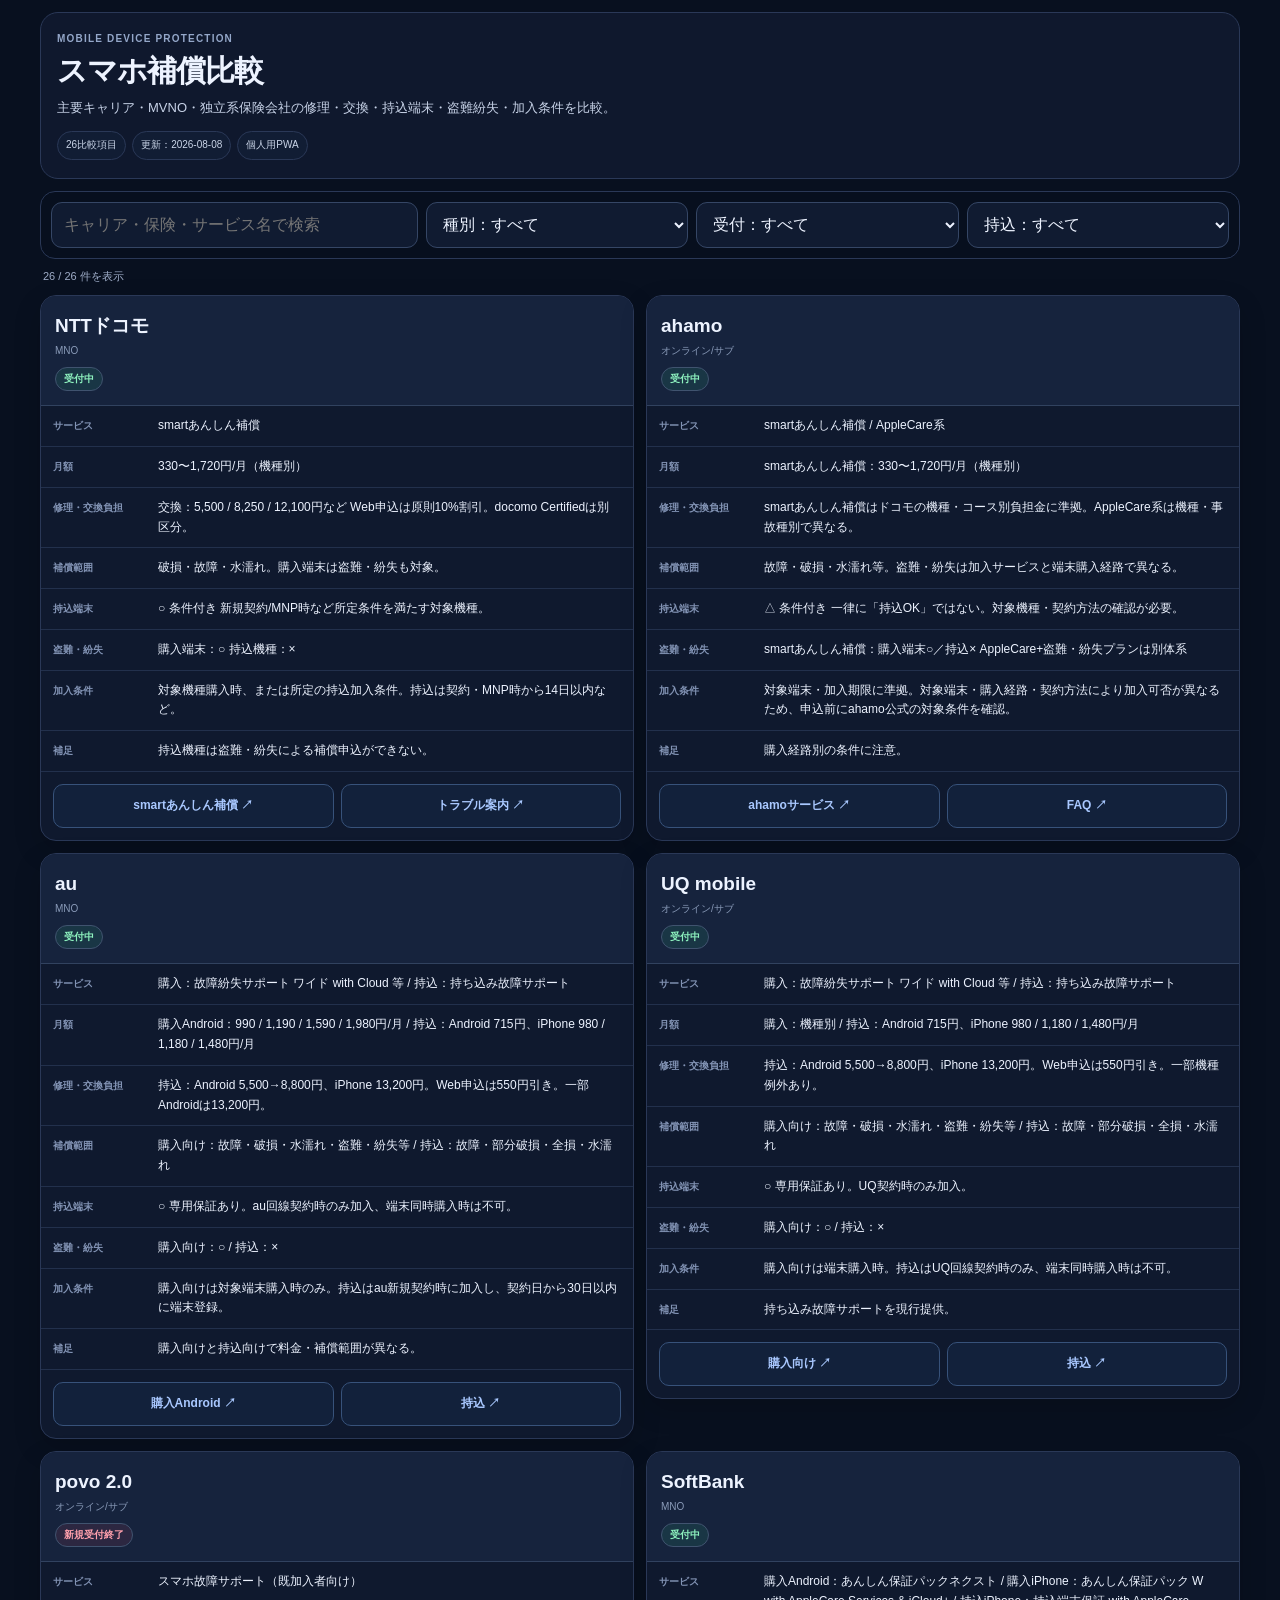
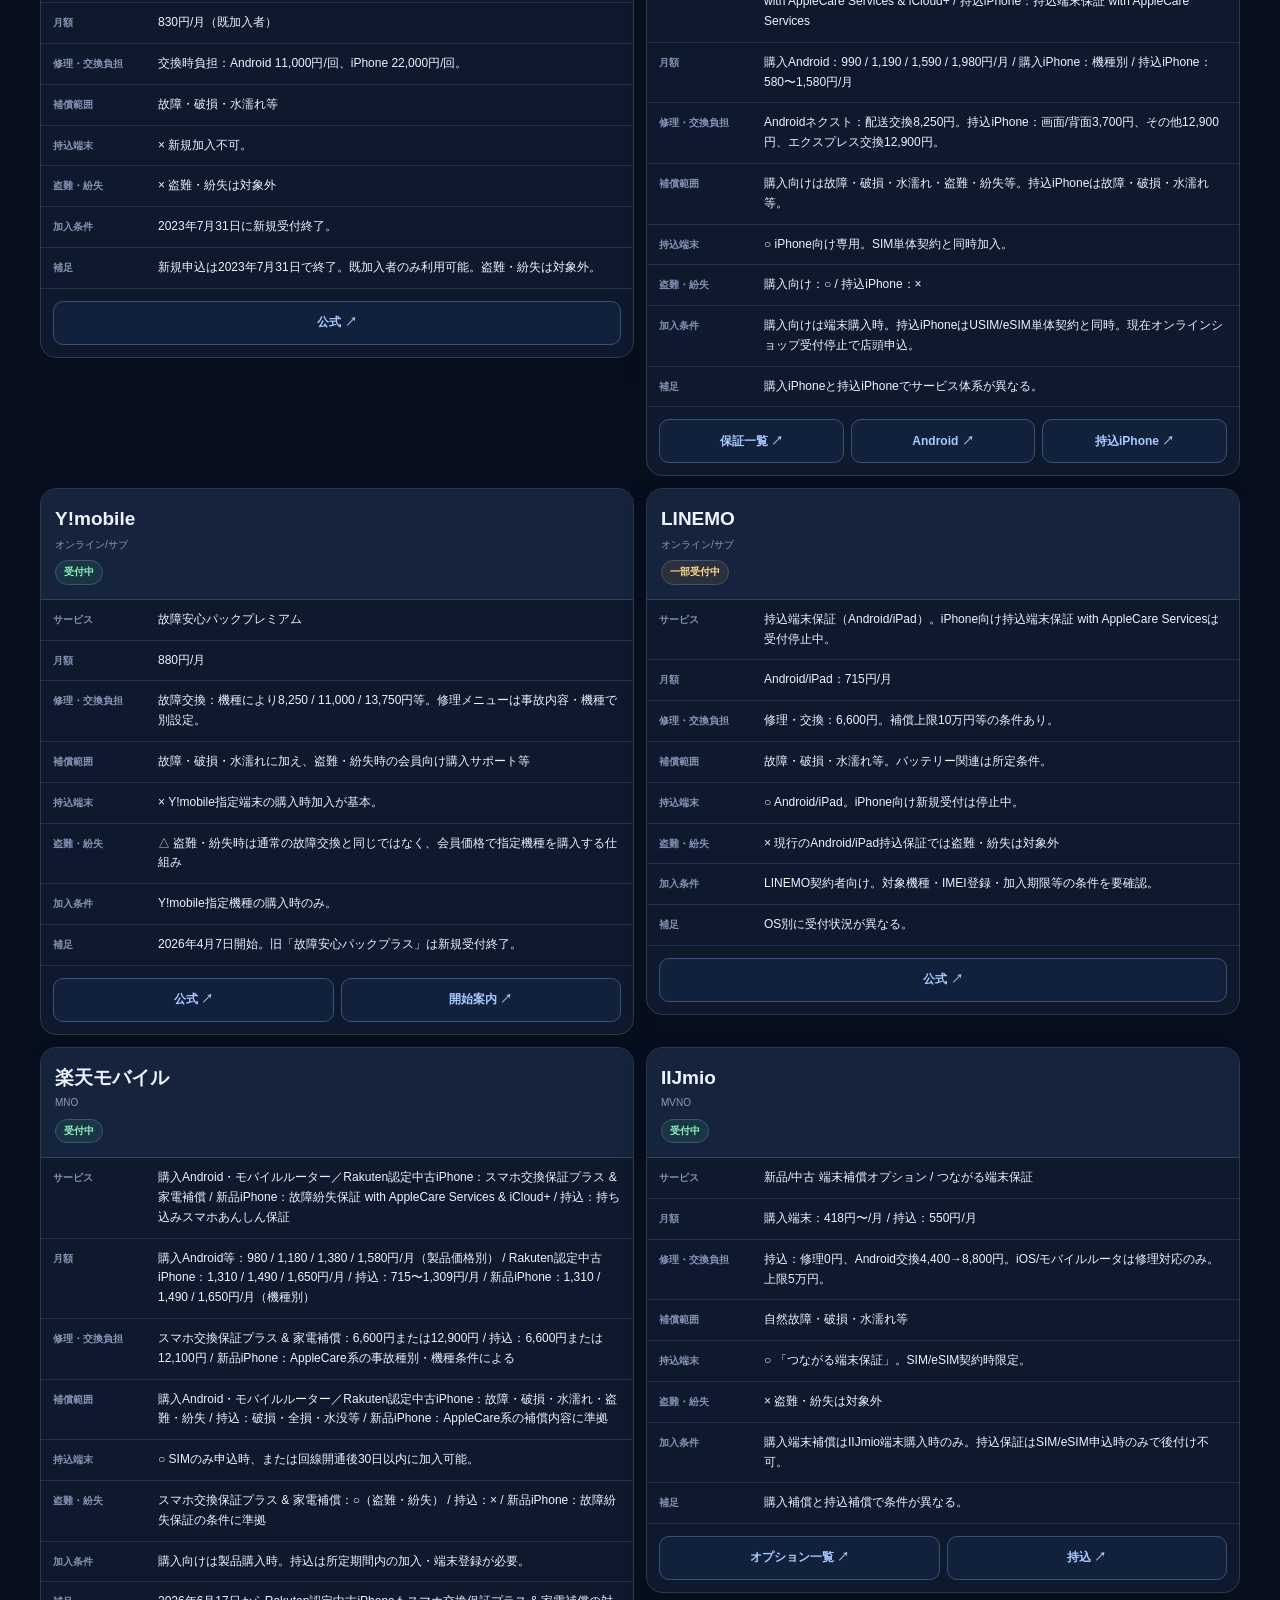
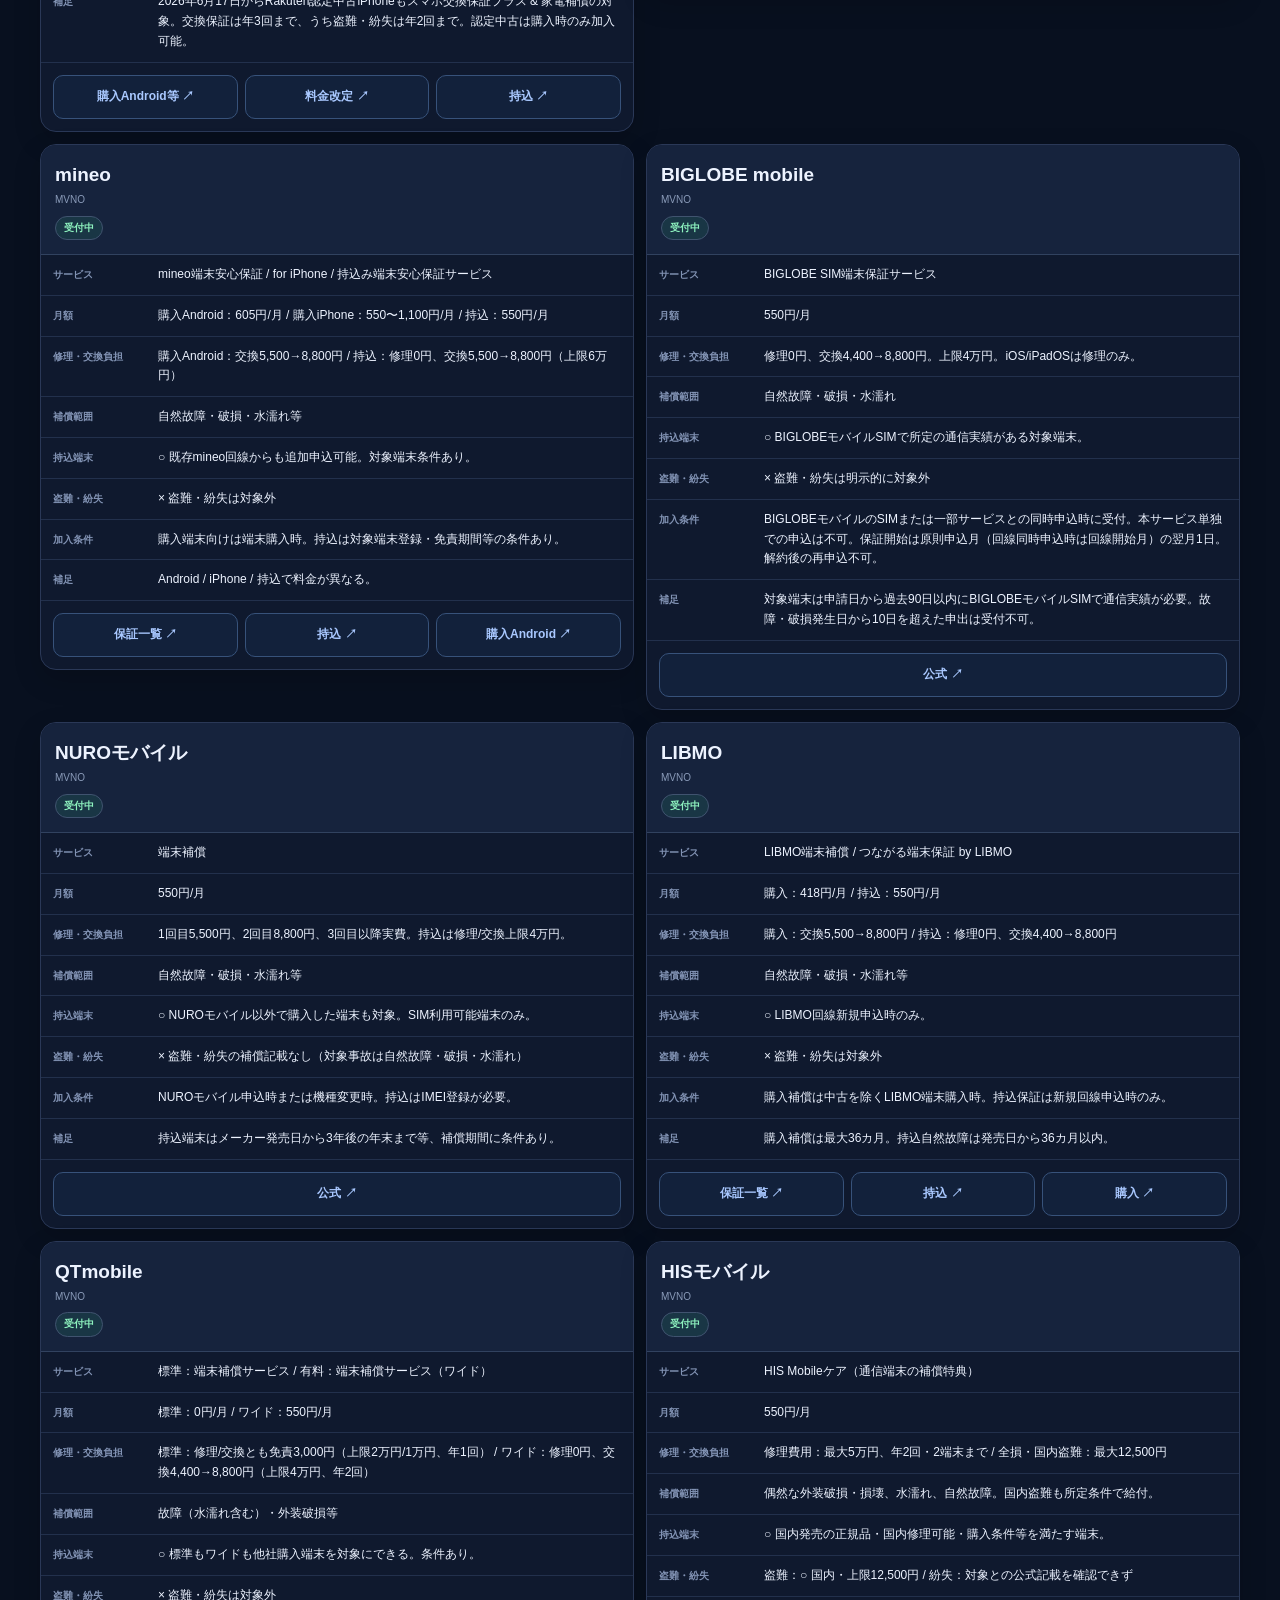
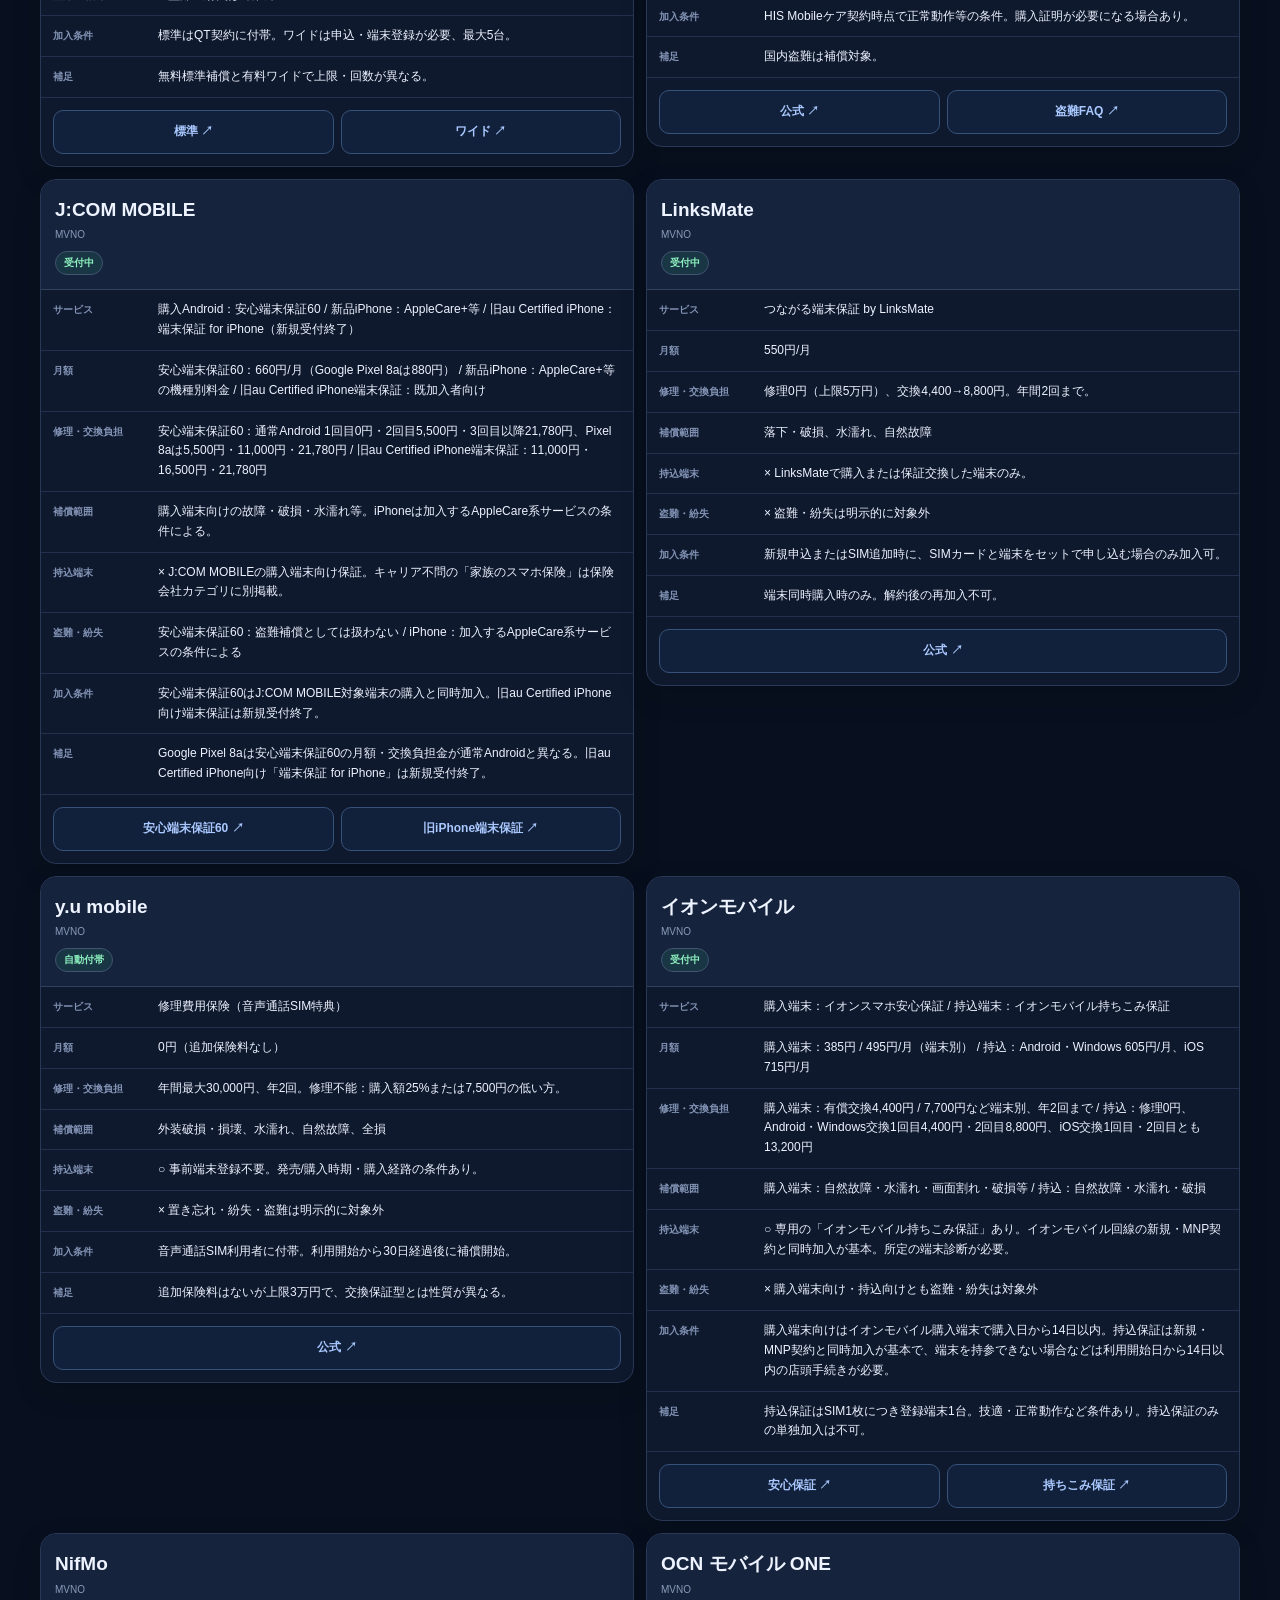
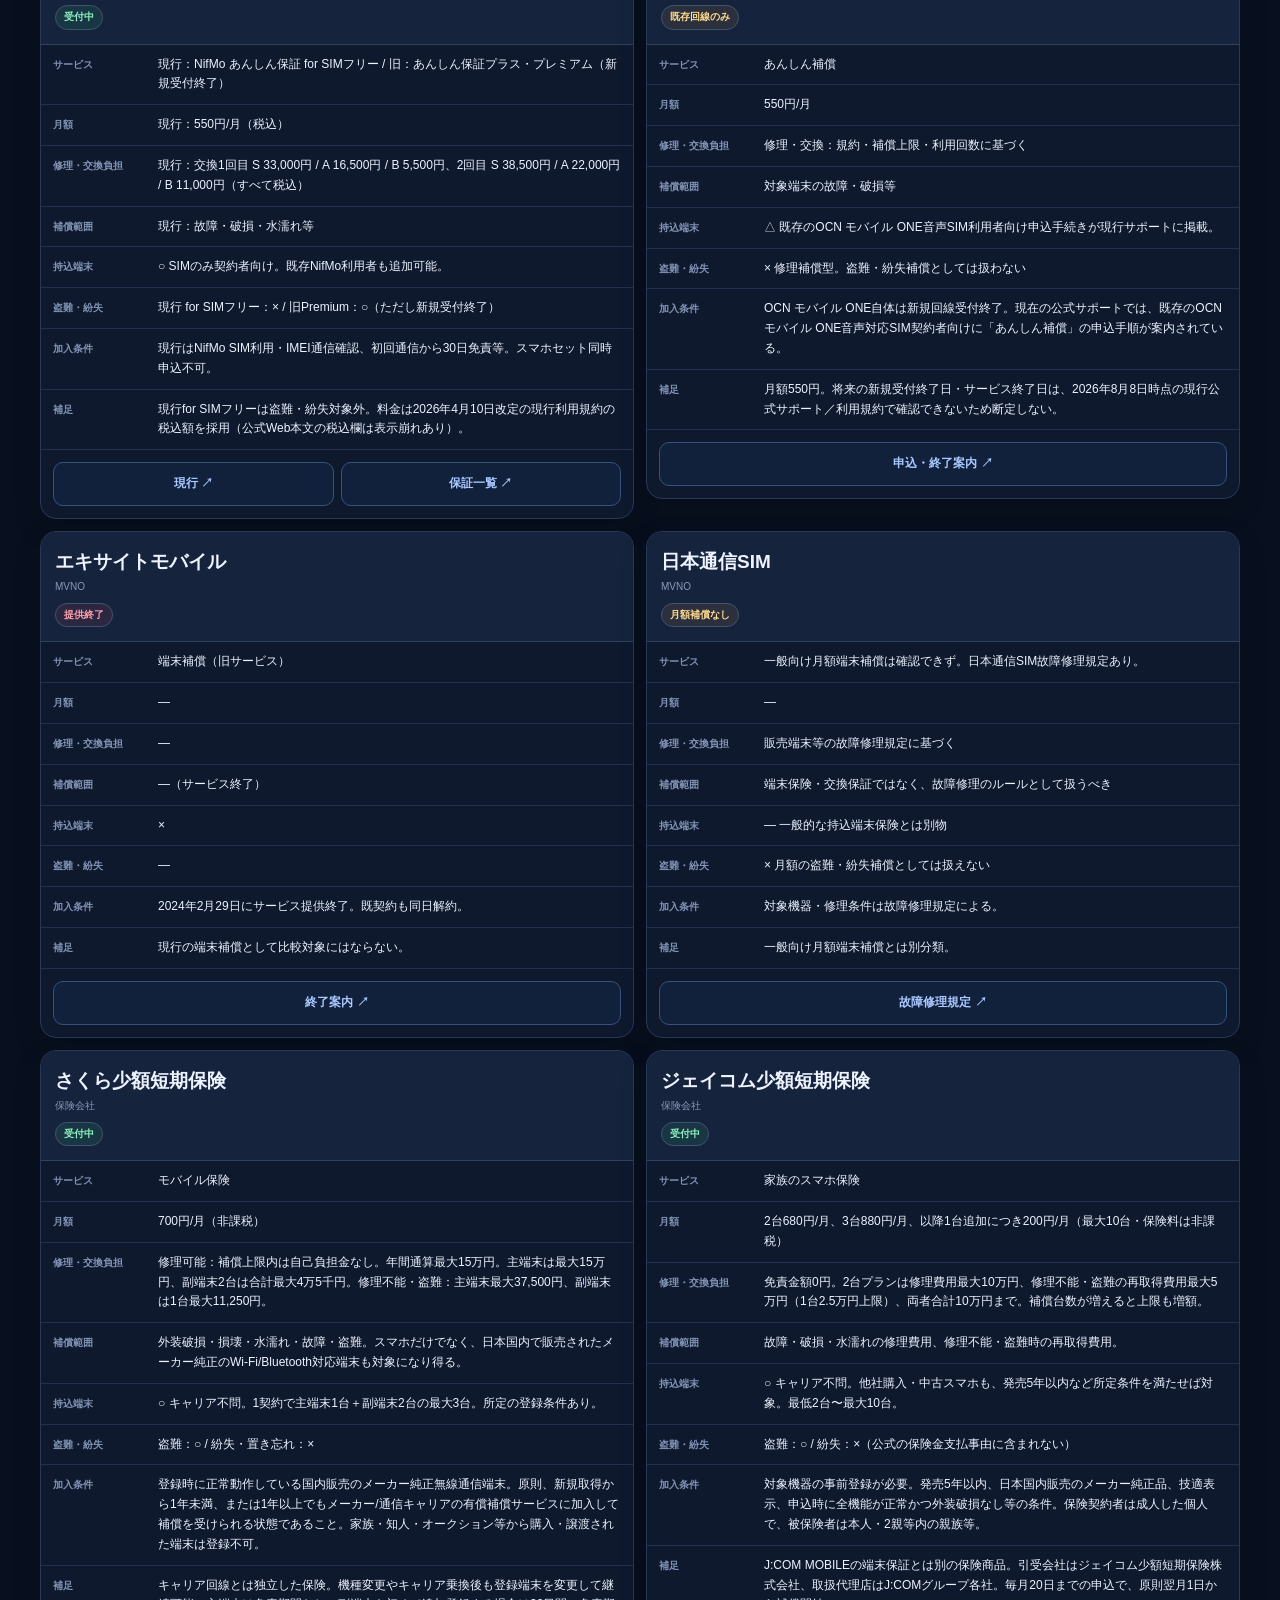
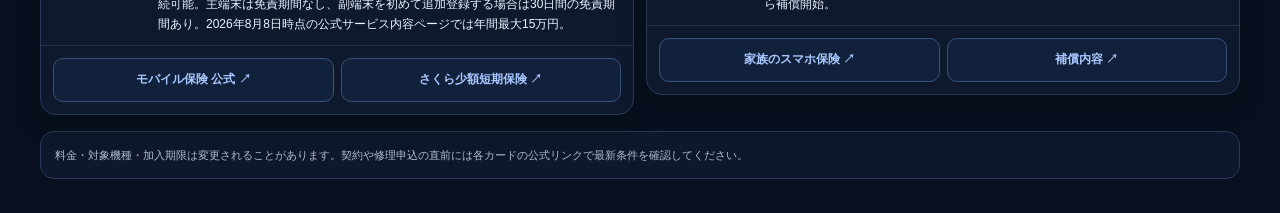
<file: index.html>
<!doctype html>
<html lang="ja">
<head>
<meta charset="utf-8">
<meta name="viewport" content="width=device-width,initial-scale=1,viewport-fit=cover">
<title>スマホ補償比較</title>
<meta name="description" content="主要キャリア・MVNO・独立系保険会社のスマホ修理・端末補償サービス比較">
<meta name="theme-color" content="#08101f">
<meta name="mobile-web-app-capable" content="yes">
<meta name="application-name" content="補償比較">
<meta name="apple-mobile-web-app-capable" content="yes">
<meta name="apple-mobile-web-app-status-bar-style" content="black-translucent">
<meta name="apple-mobile-web-app-title" content="補償比較">
<link rel="manifest" href="./manifest.webmanifest">
<link rel="icon" type="image/png" sizes="192x192" href="./icons/warranty-pwa-20260812-192.png">
<link rel="apple-touch-icon" href="./icons/warranty-pwa-20260812-192.png">
<style>
:root{--bg:#08101f;--panel:#101a2f;--panel2:#16233d;--line:#2a3857;--text:#edf3ff;--muted:#9eacc7;--accent:#86afff;--good:#58d6a1;--warn:#ffd072;--bad:#ff8b9a}*{box-sizing:border-box}html{-webkit-text-size-adjust:100%}body{margin:0;background:radial-gradient(900px 520px at 0 -10%,rgba(70,115,255,.2),transparent 60%),var(--bg);color:var(--text);font-family:-apple-system,BlinkMacSystemFont,"Segoe UI","Noto Sans JP",sans-serif;line-height:1.65;padding-left:env(safe-area-inset-left);padding-right:env(safe-area-inset-right)}a{color:#a9c8ff;text-decoration:none}.wrap{width:min(100% - 20px,760px);margin:auto;padding:12px 0 calc(34px + env(safe-area-inset-bottom))}.hero{padding:18px 16px;border:1px solid var(--line);border-radius:18px;background:rgba(16,26,47,.92)}.eyebrow{font-size:10px;letter-spacing:.12em;color:#94a7c9;font-weight:800}h1{font-size:30px;line-height:1.14;margin:6px 0 9px;letter-spacing:-.035em}.lead{margin:0;color:#c7d2e7;font-size:13px}.meta{display:flex;flex-wrap:wrap;gap:6px;margin-top:13px}.pill{font-size:10px;padding:5px 8px;border:1px solid var(--line);border-radius:999px;background:#111d34;color:#cad5e8}.controls{position:sticky;top:8px;z-index:5;display:grid;gap:8px;margin:12px 0 8px;padding:10px;border:1px solid var(--line);border-radius:15px;background:rgba(8,16,31,.95);backdrop-filter:blur(12px)}input,select{width:100%;min-height:46px;padding:10px 12px;border:1px solid #354665;border-radius:11px;background:#101b31;color:var(--text);font-size:16px;outline:none}.count{font-size:11px;color:var(--muted);margin:7px 3px 10px}.cards{display:grid;gap:12px}.card{overflow:hidden;border:1px solid var(--line);border-radius:16px;background:rgba(16,26,47,.95);box-shadow:0 10px 28px rgba(0,0,0,.16)}.cardHead{padding:14px;background:var(--panel2);border-bottom:1px solid #31425f}.brand{font-size:19px;font-weight:900}.type{font-size:10px;color:#899ab8;margin-top:2px}.status{display:inline-block;margin-top:7px;padding:3px 8px;border-radius:999px;font-size:10px;font-weight:850;border:1px solid #40536f}.ok{color:#8df1be;background:rgba(54,191,127,.12)}.warn{color:#ffda91;background:rgba(232,165,54,.1)}.closed{color:#ffa0ad;background:rgba(220,79,102,.11)}.row{display:grid;grid-template-columns:95px minmax(0,1fr);gap:10px;padding:10px 12px;border-bottom:1px solid #22304c;font-size:12px;overflow-wrap:anywhere}.label{color:#8293b4;font-size:10px;font-weight:850;padding-top:2px}.links{display:flex;flex-wrap:wrap;gap:7px;padding:12px}.links a{flex:1 1 130px;display:flex;align-items:center;justify-content:center;min-height:44px;padding:9px;border:1px solid #37527a;border-radius:10px;background:#12213b;font-size:12px;font-weight:800}.install{position:fixed;right:max(12px,env(safe-area-inset-right));bottom:max(14px,calc(env(safe-area-inset-bottom) + 10px));z-index:20;display:none;border:1px solid #4a6ea8;border-radius:999px;background:#18335c;color:#fff;padding:12px 16px;font-weight:850;box-shadow:0 10px 28px rgba(0,0,0,.35)}.note{margin-top:16px;padding:14px;border:1px solid var(--line);border-radius:14px;background:rgba(16,26,47,.8);font-size:11px;color:#aebbd0}.empty{padding:30px 12px;text-align:center;color:var(--muted)}@media(min-width:700px){.controls{grid-template-columns:1.4fr repeat(3,1fr)}.cards{grid-template-columns:1fr 1fr}.card{align-self:start}.wrap{width:min(96vw,1200px)}}
</style>
</head>
<body>
<div class="wrap">
<header class="hero"><div class="eyebrow">MOBILE DEVICE PROTECTION</div><h1>スマホ補償比較</h1><p class="lead">主要キャリア・MVNO・独立系保険会社の修理・交換・持込端末・盗難紛失・加入条件を比較。</p><div class="meta"><span class="pill">26比較項目</span><span class="pill">更新：2026-08-08</span><span class="pill">個人用PWA</span></div></header>
<div class="controls"><input id="q" type="search" placeholder="キャリア・保険・サービス名で検索"><select id="type"><option value="">種別：すべて</option><option>MNO</option><option>オンライン/サブ</option><option>MVNO</option><option>保険会社</option></select><select id="status"><option value="">受付：すべて</option><option>受付中</option><option>一部受付中</option><option>新規受付終了</option><option>自動付帯</option><option>既存回線のみ</option><option>提供終了</option><option>月額補償なし</option></select><select id="byod"><option value="">持込：すべて</option><option value="yes">対応あり</option><option value="conditional">条件付き</option><option value="no">非対応</option></select></div>
<div id="count" class="count"></div><main id="cards" class="cards"></main>
<div class="note">料金・対象機種・加入期限は変更されることがあります。契約や修理申込の直前には各カードの公式リンクで最新条件を確認してください。</div>
</div>
<button id="install" class="install" type="button">アプリをインストール</button>
<script src="./data.js"></script>
<script src="./extra-data.js"></script>
<script src="./live-fixes.js"></script>
<script>
const $=s=>document.querySelector(s),cards=$('#cards'),q=$('#q'),type=$('#type'),status=$('#status'),byod=$('#byod'),count=$('#count');
const esc=s=>String(s??'').replace(/[&<>"']/g,c=>({'&':'&amp;','<':'&lt;','>':'&gt;','"':'&quot;',"'":'&#39;'}[c]));
function badge(s){return s==='受付中'||s==='自動付帯'?'ok':s.includes('終了')||s==='提供終了'?'closed':'warn'}
function render(){const query=q.value.trim().toLowerCase();const rows=(window.WARRANTY_DATA||[]).filter(x=>(!query||Object.values(x).join(' ').toLowerCase().includes(query))&&(!type.value||x.type===type.value)&&(!status.value||x.status===status.value)&&(!byod.value||x.byod===byod.value));count.textContent=`${rows.length} / ${(window.WARRANTY_DATA||[]).length} 件を表示`;cards.innerHTML=rows.length?rows.map(x=>`<article class="card"><div class="cardHead"><div class="brand">${esc(x.brand.replace(/\s+(MNO|MVNO|オンライン\/サブ|保険会社)$/,''))}</div><div class="type">${esc(x.type)}</div><span class="status ${badge(x.status)}">${esc(x.reception)}</span></div>${[['サービス',x.service],['月額',x.monthly],['修理・交換負担',x.cost],['補償範囲',x.coverage],['持込端末',x.bring],['盗難・紛失',x.theft],['加入条件',x.join],['補足',x.note]].map(([a,b])=>`<div class="row"><div class="label">${a}</div><div>${esc(b)}</div></div>`).join('')}<div class="links">${x.links.map(l=>`<a href="${esc(l.href)}" target="_blank" rel="noopener">${esc(l.name)}</a>`).join('')}</div></article>`).join(''):'<div class="empty">条件に一致する項目がありません。</div>'}
[q,type,status,byod].forEach(el=>el.addEventListener(el===q?'input':'change',render));render();
if('serviceWorker'in navigator)window.addEventListener('load',()=>navigator.serviceWorker.register('./sw.js').catch(()=>{}));
let deferredPrompt;const install=$('#install');window.addEventListener('beforeinstallprompt',e=>{e.preventDefault();deferredPrompt=e;install.style.display='block'});install.addEventListener('click',async()=>{if(!deferredPrompt)return;deferredPrompt.prompt();await deferredPrompt.userChoice;deferredPrompt=null;install.style.display='none'});window.addEventListener('appinstalled',()=>install.style.display='none');
</script>
</body></html>
</file>
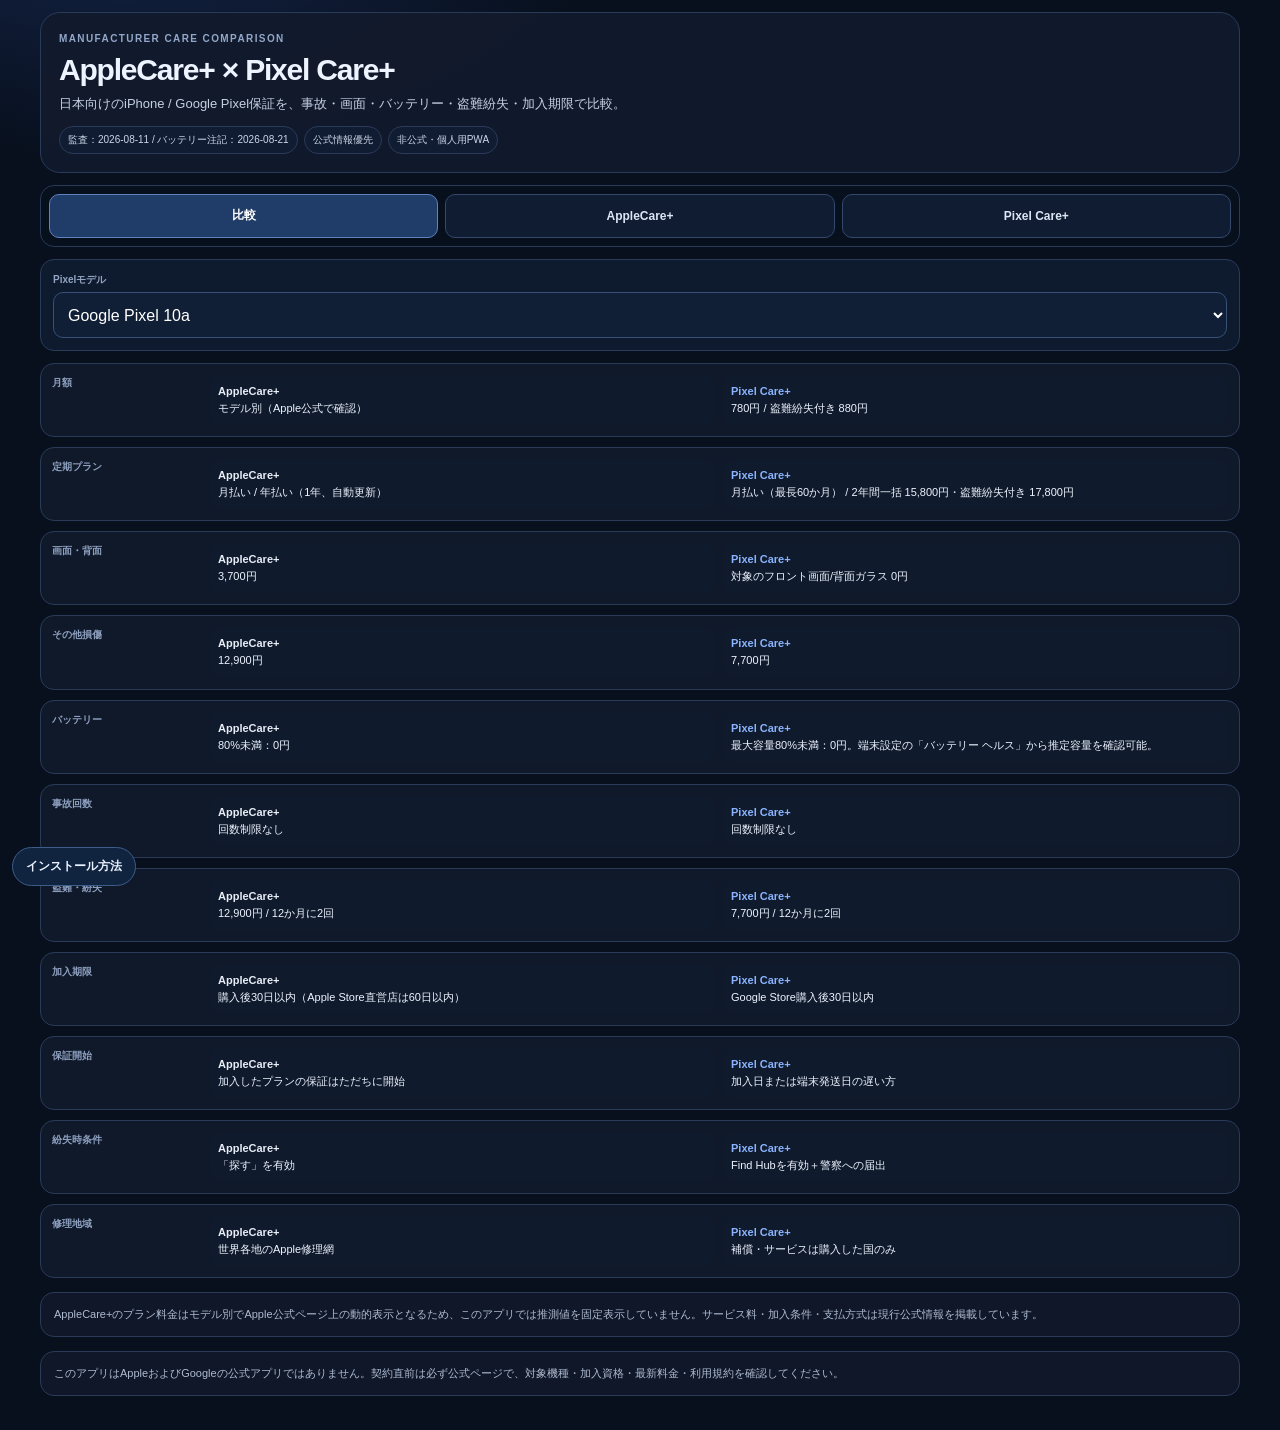
<file: applecare-pixelcare/index.html>
<!doctype html>
<html lang="ja">
<head>
<meta charset="utf-8">
<meta name="viewport" content="width=device-width,initial-scale=1,viewport-fit=cover">
<title>AppleCare+ × Pixel Care+</title>
<meta name="description" content="日本向けAppleCare+とPixel Care+の補償内容・自己負担・加入条件を比較する個人用PWA">
<meta name="theme-color" content="#0b1020">
<meta name="apple-mobile-web-app-capable" content="yes">
<meta name="apple-mobile-web-app-status-bar-style" content="black-translucent">
<meta name="apple-mobile-web-app-title" content="Care比較">
<link rel="manifest" href="./manifest.webmanifest">
<link rel="apple-touch-icon" href="./icons/icon-180.png">
<style>
:root{--bg:#08101e;--panel:#111a2c;--panel2:#17243a;--line:#2a3a59;--text:#eef4ff;--muted:#9caac4;--accent:#8bb4ff;--good:#62d8a5;--warn:#ffd06f;--apple:#e8edf7;--pixel:#8bb4ff}*{box-sizing:border-box}html{-webkit-text-size-adjust:100%;scroll-behavior:smooth}body{margin:0;background:radial-gradient(850px 500px at 10% -10%,rgba(76,125,255,.22),transparent 60%),var(--bg);color:var(--text);font-family:-apple-system,BlinkMacSystemFont,"Segoe UI","Noto Sans JP",sans-serif;line-height:1.55;padding-left:env(safe-area-inset-left);padding-right:env(safe-area-inset-right)}a{color:#b5d0ff;text-decoration:none}.wrap{width:min(100% - 20px,1080px);margin:auto;padding:12px 0 calc(34px + env(safe-area-inset-bottom))}.hero{border:1px solid var(--line);background:rgba(17,26,44,.94);border-radius:20px;padding:18px}.eyebrow{font-size:10px;letter-spacing:.14em;color:#93a7c9;font-weight:900}.hero h1{margin:6px 0 7px;font-size:30px;line-height:1.15;letter-spacing:-.04em}.hero p{margin:0;color:#c6d1e4;font-size:13px}.meta{display:flex;gap:6px;flex-wrap:wrap;margin-top:12px}.pill{font-size:10px;padding:5px 8px;border:1px solid var(--line);border-radius:999px;background:#101c31;color:#cbd6e8}.tabs{position:sticky;top:8px;z-index:10;display:grid;grid-template-columns:repeat(3,1fr);gap:7px;margin:12px 0;background:rgba(8,16,30,.94);backdrop-filter:blur(10px);padding:8px;border:1px solid var(--line);border-radius:14px}.tab{min-height:44px;border:1px solid #35486b;background:#0f1c31;color:#dce6f7;border-radius:10px;font-weight:800;font-size:12px}.tab.active{background:#203c68;border-color:#5e83bd;color:#fff}.section{display:none}.section.active{display:block}.grid{display:grid;gap:12px}.card{border:1px solid var(--line);border-radius:17px;background:rgba(17,26,44,.95);overflow:hidden}.cardHead{padding:14px 15px;background:var(--panel2);border-bottom:1px solid #30415f}.brand{font-size:20px;font-weight:950}.sub{font-size:10px;color:#93a4c1;margin-top:2px}.row{display:grid;grid-template-columns:112px minmax(0,1fr);gap:11px;padding:10px 12px;border-bottom:1px solid #22304a;font-size:12px}.label{font-size:10px;font-weight:900;color:#8495b5;padding-top:2px}.good{color:#8aeabb;font-weight:800}.warn{color:#ffd98e;font-weight:800}.compare{display:grid;gap:10px}.compareRow{display:grid;grid-template-columns:120px 1fr 1fr;gap:8px;padding:11px;border:1px solid var(--line);border-radius:14px;background:rgba(17,26,44,.9);font-size:11px}.compareRow strong{font-size:10px;color:#8ea0bf}.appleCell,.pixelCell{padding:8px;border-radius:10px;background:#0f1a2c}.appleCell b{color:var(--apple)}.pixelCell b{color:var(--pixel)}.selector{margin:0 0 12px;padding:12px;border:1px solid var(--line);border-radius:14px;background:#0e1a2e}.selector label{display:block;font-size:10px;color:#93a4c1;font-weight:900;margin-bottom:5px}.selector select{width:100%;min-height:46px;padding:10px;border:1px solid #385077;border-radius:10px;background:#111f36;color:#fff;font-size:16px}.links{display:grid;grid-template-columns:1fr 1fr;gap:8px;padding:12px}.links a{display:flex;align-items:center;justify-content:center;min-height:44px;padding:9px;border:1px solid #37547e;border-radius:10px;background:#12223c;font-size:12px;font-weight:850}.note{margin-top:14px;padding:13px;border:1px solid var(--line);border-radius:14px;background:rgba(17,26,44,.8);font-size:11px;color:#aebbd1}.install{position:fixed;right:max(12px,env(safe-area-inset-right));bottom:max(14px,calc(env(safe-area-inset-bottom) + 10px));z-index:20;display:none;border:1px solid #4d70a6;border-radius:999px;background:#18345d;color:#fff;padding:12px 16px;font-weight:850;box-shadow:0 10px 28px rgba(0,0,0,.35)}@media(min-width:800px){.grid.two{grid-template-columns:1fr 1fr}.compareRow{grid-template-columns:150px 1fr 1fr}.wrap{width:min(96vw,1200px)}}

.installHelp{position:fixed;inset:0;z-index:40;display:none;align-items:flex-end;justify-content:center;background:rgba(0,0,0,.62);padding:16px}
.installHelp.open{display:flex}
.installSheet{width:min(100%,560px);border:1px solid var(--line);border-radius:18px;background:#111a2c;padding:18px;box-shadow:0 24px 80px rgba(0,0,0,.5)}
.installSheet h2{margin:0 0 8px;font-size:20px}
.installSheet p{margin:7px 0;color:#c7d2e5;font-size:13px}
.installSheet ol{margin:10px 0 16px;padding-left:22px;color:#dbe6f8;font-size:13px}
.installSheet button{width:100%;min-height:44px;border:1px solid #45648f;border-radius:10px;background:#18345d;color:#fff;font-weight:850}
.installAlways{position:fixed;left:max(12px,env(safe-area-inset-left));bottom:max(14px,calc(env(safe-area-inset-bottom) + 10px));z-index:19;border:1px solid #3d5d8b;border-radius:999px;background:#10233f;color:#eaf2ff;padding:10px 13px;font-weight:800;font-size:12px}
@media(display-mode:standalone){.installAlways,.install{display:none!important}}

</style>
</head>
<body>
<div class="wrap">
<header class="hero"><div class="eyebrow">MANUFACTURER CARE COMPARISON</div><h1>AppleCare+ × Pixel Care+</h1><p>日本向けのiPhone / Google Pixel保証を、事故・画面・バッテリー・盗難紛失・加入期限で比較。</p><div class="meta"><span class="pill">監査：2026-08-11 / バッテリー注記：2026-08-21</span><span class="pill">公式情報優先</span><span class="pill">非公式・個人用PWA</span></div></header>
<nav class="tabs"><button class="tab active" data-tab="compare">比較</button><button class="tab" data-tab="apple">AppleCare+</button><button class="tab" data-tab="pixel">Pixel Care+</button></nav>

<section id="compare" class="section active">
<div class="selector"><label for="pixelModel">Pixelモデル</label><select id="pixelModel"></select></div>
<div id="compareRows" class="compare"></div>
<div class="note">AppleCare+のプラン料金はモデル別でApple公式ページ上の動的表示となるため、このアプリでは推測値を固定表示していません。サービス料・加入条件・支払方式は現行公式情報を掲載しています。</div>
</section>

<section id="apple" class="section">
<div class="grid two">
<article class="card"><div class="cardHead"><div class="brand">AppleCare+</div><div class="sub">iPhone / 日本</div></div>
<div class="row"><div class="label">事故補償</div><div><span class="good">回数制限なし</span>。落下・水濡れなどの過失や事故による損傷。</div></div>
<div class="row"><div class="label">画面/背面</div><div>3,700円（税込）/回</div></div>
<div class="row"><div class="label">その他損傷</div><div>12,900円（税込）/回</div></div>
<div class="row"><div class="label">バッテリー</div><div>最大容量が本来の80%未満なら追加料金なし。</div></div>
<div class="row"><div class="label">加入期限</div><div>購入時または購入後30日以内。Apple Store直営店では購入後60日以内に追加可能。</div></div>
<div class="row"><div class="label">修理網</div><div>Apple Store / Apple正規サービスプロバイダ。世界各地で修理サービスを利用可能。</div></div>
</article>
<article class="card"><div class="cardHead"><div class="brand">AppleCare+ 盗難・紛失</div><div class="sub">iPhone / 日本</div></div>
<div class="row"><div class="label">盗難・紛失</div><div><span class="good">1年間に2回まで</span></div></div>
<div class="row"><div class="label">交換負担</div><div>12,900円（税込）/回</div></div>
<div class="row"><div class="label">必要条件</div><div>事故発生時と請求手続き中に「探す」が有効であること。</div></div>
<div class="row"><div class="label">事故補償</div><div>通常のAppleCare+と同様、偶発的損傷は回数制限なし。</div></div>
<div class="row"><div class="label">支払方式</div><div>日本では月払いまたは1年間（年払い）のサブスクリプション。解約しない限り自動更新。料金はiPhoneモデル別。</div></div>
<div class="row"><div class="label">対象</div><div>この比較ではiPhoneを対象。正確な加入可否とプラン料金はAppleの保証確認画面で端末ごとに確認。</div></div>
</article></div>
<div class="links"><a href="https://www.apple.com/jp/applecare/" target="_blank" rel="noopener">AppleCare+ 公式 ↗</a><a href="https://support.apple.com/ja-jp/104941" target="_blank" rel="noopener">加入方法 ↗</a></div>
</section>

<section id="pixel" class="section">
<div class="selector"><label for="pixelDetailModel">Pixelモデル</label><select id="pixelDetailModel"></select></div>
<div id="pixelCard"></div><div class="note">Pixelのスマートフォンは、2026-08-11時点でGoogle公式の日本向け対象一覧に掲載されている15機種を収録。Pixel 9 Pro Foldは公式に「修理は利用不可」とされているため、他のFoldと分けて表示しています。バッテリー最大容量％を設定から確認できるのはPixel 8a以降です。Pixel 8 / 8 Pro / 7a / Pixel Foldでは設定画面に最大容量％は表示されません。</div>
<div class="links"><a href="https://support.google.com/store/answer/16496166?hl=ja" target="_blank" rel="noopener">Pixel Care+ 公式 ↗</a><a href="https://support.google.com/store/answer/16504616?hl=ja" target="_blank" rel="noopener">請求方法 ↗</a></div>
</section>

<div class="note">このアプリはAppleおよびGoogleの公式アプリではありません。契約直前は必ず公式ページで、対象機種・加入資格・最新料金・利用規約を確認してください。</div>
</div>
<button id="install" class="install" type="button">アプリをインストール</button>

<button id="installHelpBtn" class="installAlways" type="button">インストール方法</button>
<div id="installHelp" class="installHelp" aria-hidden="true">
  <div class="installSheet" role="dialog" aria-modal="true" aria-labelledby="installTitle">
    <h2 id="installTitle">アプリとしてインストール</h2>
    <div id="installGuide"></div>
    <button id="closeInstallHelp" type="button">閉じる</button>
  </div>
</div>

<script>
const PIXEL_MODELS=[
{"name":"Google Pixel 10a","monthly":"780円","monthly_tl":"880円","two":"15,800円","two_tl":"17,800円","damage":"7,700円","theft":"7,700円","display":"free"},
{"name":"Google Pixel 10","monthly":"1,180円","monthly_tl":"1,280円","two":"23,800円","two_tl":"25,800円","damage":"9,900円","theft":"9,900円","display":"free"},
{"name":"Google Pixel 10 Pro","monthly":"1,580円","monthly_tl":"1,780円","two":"31,800円","two_tl":"35,800円","damage":"11,550円","theft":"11,550円","display":"free"},
{"name":"Google Pixel 10 Pro XL","monthly":"1,580円","monthly_tl":"1,780円","two":"31,800円","two_tl":"35,800円","damage":"11,550円","theft":"11,550円","display":"free"},
{"name":"Google Pixel 10 Pro Fold","monthly":"2,080円","monthly_tl":"2,280円","two":"41,800円","two_tl":"45,800円","damage":"18,700円","theft":"18,700円","display":"fold"},
{"name":"Google Pixel 9a","monthly":"780円","monthly_tl":"880円","two":"15,800円","two_tl":"17,800円","damage":"7,700円","theft":"7,700円","display":"free"},
{"name":"Google Pixel 9","monthly":"1,180円","monthly_tl":"1,280円","two":"23,800円","two_tl":"25,800円","damage":"9,900円","theft":"9,900円","display":"free"},
{"name":"Google Pixel 9 Pro","monthly":"1,580円","monthly_tl":"1,780円","two":"31,800円","two_tl":"35,800円","damage":"11,550円","theft":"11,550円","display":"free"},
{"name":"Google Pixel 9 Pro XL","monthly":"1,580円","monthly_tl":"1,780円","two":"31,800円","two_tl":"35,800円","damage":"11,550円","theft":"11,550円","display":"free"},
{"name":"Google Pixel 9 Pro Fold","monthly":"2,080円","monthly_tl":"2,280円","two":"41,800円","two_tl":"45,800円","damage":"18,700円","theft":"18,700円","display":"no_repair"},
{"name":"Google Pixel Fold","monthly":"2,080円","monthly_tl":"2,280円","two":"41,800円","two_tl":"45,800円","damage":"18,700円","theft":"18,700円","display":"fold"},
{"name":"Google Pixel 8a","monthly":"580円","monthly_tl":"680円","two":"11,800円","two_tl":"13,800円","damage":"7,700円","theft":"7,700円","display":"free"},
{"name":"Google Pixel 8","monthly":"1,080円","monthly_tl":"1,180円","two":"21,800円","two_tl":"23,800円","damage":"9,900円","theft":"9,900円","display":"free"},
{"name":"Google Pixel 8 Pro","monthly":"1,480円","monthly_tl":"1,680円","two":"29,800円","two_tl":"33,800円","damage":"11,550円","theft":"11,550円","display":"free"},
{"name":"Google Pixel 7a","monthly":"580円","monthly_tl":"680円","two":"11,800円","two_tl":"13,800円","damage":"7,700円","theft":"7,700円","display":"free"}
];
const $=s=>document.querySelector(s);
const tabs=[...document.querySelectorAll('.tab')];
tabs.forEach(b=>b.addEventListener('click',()=>{tabs.forEach(x=>x.classList.toggle('active',x===b));document.querySelectorAll('.section').forEach(s=>s.classList.toggle('active',s.id===b.dataset.tab));}));
function options(sel){sel.innerHTML=PIXEL_MODELS.map((m,i)=>`<option value="${i}">${m.name}</option>`).join('')}
const psel=$('#pixelModel'),dsel=$('#pixelDetailModel');options(psel);options(dsel);
function cr(label,a,p){return `<div class="compareRow"><strong>${label}</strong><div class="appleCell"><b>AppleCare+</b><br>${a}</div><div class="pixelCell"><b>Pixel Care+</b><br>${p}</div></div>`}
function pixelScreenText(m){
  if(m.display==='no_repair') return '修理不可（交換等の請求対応）。画面0円修理の対象外';
  if(m.display==='fold') return '外側フロント画面/背面ガラス 0円。内側画面は18,700円';
  return '対象のフロント画面/背面ガラス 0円';
}
function pixelBatteryText(m){
  const capacityVisible = !['Google Pixel Fold','Google Pixel 8','Google Pixel 8 Pro','Google Pixel 7a'].includes(m.name);
  if(capacityVisible) return '最大容量80%未満：0円。端末設定の「バッテリー ヘルス」から推定容量を確認可能。';
  return '最大容量80%未満：0円。ただしこの機種は設定画面でバッテリー最大容量％を確認できません。';
}
function renderCompare(){const m=PIXEL_MODELS[+psel.value||0];$('#compareRows').innerHTML=[
cr('月額','モデル別（Apple公式で確認）',`${m.monthly} / 盗難紛失付き ${m.monthly_tl}`),
cr('定期プラン','月払い / 年払い（1年、自動更新）',`月払い（最長60か月） / 2年間一括 ${m.two}・盗難紛失付き ${m.two_tl}`),
cr('画面・背面','3,700円',pixelScreenText(m)),
cr('その他損傷','12,900円',m.damage),
cr('バッテリー','80%未満：0円',pixelBatteryText(m)),
cr('事故回数','回数制限なし','回数制限なし'),
cr('盗難・紛失','12,900円 / 12か月に2回',`${m.theft} / 12か月に2回`),
cr('加入期限','購入後30日以内（Apple Store直営店は60日以内）','Google Store購入後30日以内'),
cr('保証開始','加入したプランの保証はただちに開始','加入日または端末発送日の遅い方'),
cr('紛失時条件','「探す」を有効','Find Hubを有効＋警察への届出'),
cr('修理地域','世界各地のApple修理網','補償・サービスは購入した国のみ')].join('')}
function renderPixel(){const m=PIXEL_MODELS[+dsel.value||0];const screen=pixelScreenText(m);$('#pixelCard').innerHTML=`<article class="card"><div class="cardHead"><div class="brand">${m.name}</div><div class="sub">Pixel Care+ / 日本</div></div><div class="row"><div class="label">月払い</div><div>Pixel Care+：${m.monthly} / 紛失・盗難付き：${m.monthly_tl}（最長60か月）</div></div><div class="row"><div class="label">2年一括</div><div>Pixel Care+：${m.two} / 紛失・盗難付き：${m.two_tl}</div></div><div class="row"><div class="label">画面/背面</div><div>${screen}</div></div><div class="row"><div class="label">バッテリー</div><div>${pixelBatteryText(m)}</div></div><div class="row"><div class="label">その他損傷</div><div>${m.damage} / 回</div></div><div class="row"><div class="label">盗難・紛失</div><div>${m.theft} / 回。12か月に2回まで。</div></div><div class="row"><div class="label">事故補償</div><div>落下・ひび割れ・水没などの偶発的損傷は回数無制限。</div></div><div class="row"><div class="label">保証後故障</div><div>メーカー保証期間終了後の故障：サービス手数料0円、回数無制限。</div></div><div class="row"><div class="label">加入期限</div><div>Google Store購入時、または購入後30日以内。</div></div><div class="row"><div class="label">保証開始</div><div>加入日または端末発送日のどちらか遅い方。</div></div><div class="row"><div class="label">注意</div><div>購入後に通常プラン⇄紛失・盗難付きへアップグレード/切替は不可。プランは端末に紐付き譲渡不可。</div></div></article>`}
psel.addEventListener('change',renderCompare);dsel.addEventListener('change',renderPixel);renderCompare();renderPixel();
if('serviceWorker' in navigator){
  window.addEventListener('load',()=>navigator.serviceWorker.register('./sw.js').catch(()=>{}));
}

let deferredPrompt;
const install=$('#install');
const helpBtn=$('#installHelpBtn');
const help=$('#installHelp');
const guide=$('#installGuide');
const closeHelp=$('#closeInstallHelp');
const isIOS=/iPad|iPhone|iPod/.test(navigator.userAgent) ||
  (navigator.platform==='MacIntel' && navigator.maxTouchPoints>1);
const isStandalone=window.matchMedia('(display-mode: standalone)').matches || navigator.standalone===true;

function showInstallHelp(){
  if(isIOS){
    guide.innerHTML='<p>iPhone / iPad はSafariで開いて追加します。</p><ol><li>Safari下部または上部の「共有」ボタンをタップ</li><li>「ホーム画面に追加」を選択</li><li>右上の「追加」をタップ</li></ol>';
  }else if(deferredPrompt){
    guide.innerHTML='<p>この端末では直接インストールできます。</p><ol><li>右下の「アプリをインストール」をタップ</li><li>確認画面で「インストール」を選択</li></ol>';
  }else{
    guide.innerHTML='<p>Chrome / Edge などの対応ブラウザで開いてください。</p><ol><li>ブラウザのメニューを開く</li><li>「アプリをインストール」または「ホーム画面に追加」を選択</li></ol><p>※PWAのインストールにはHTTPSでの公開が必要です。</p>';
  }
  help.classList.add('open');
  help.setAttribute('aria-hidden','false');
}
helpBtn.addEventListener('click',showInstallHelp);
closeHelp.addEventListener('click',()=>{help.classList.remove('open');help.setAttribute('aria-hidden','true')});
help.addEventListener('click',e=>{if(e.target===help)closeHelp.click()});

window.addEventListener('beforeinstallprompt',e=>{
  e.preventDefault();
  deferredPrompt=e;
  if(!isStandalone) install.style.display='block';
});

install.addEventListener('click',async()=>{
  if(!deferredPrompt){ showInstallHelp(); return; }
  deferredPrompt.prompt();
  await deferredPrompt.userChoice;
  deferredPrompt=null;
  install.style.display='none';
});

window.addEventListener('appinstalled',()=>{
  install.style.display='none';
  helpBtn.style.display='none';
});

if(isStandalone){
  install.style.display='none';
  helpBtn.style.display='none';
}
</script>
</body></html>
</file>
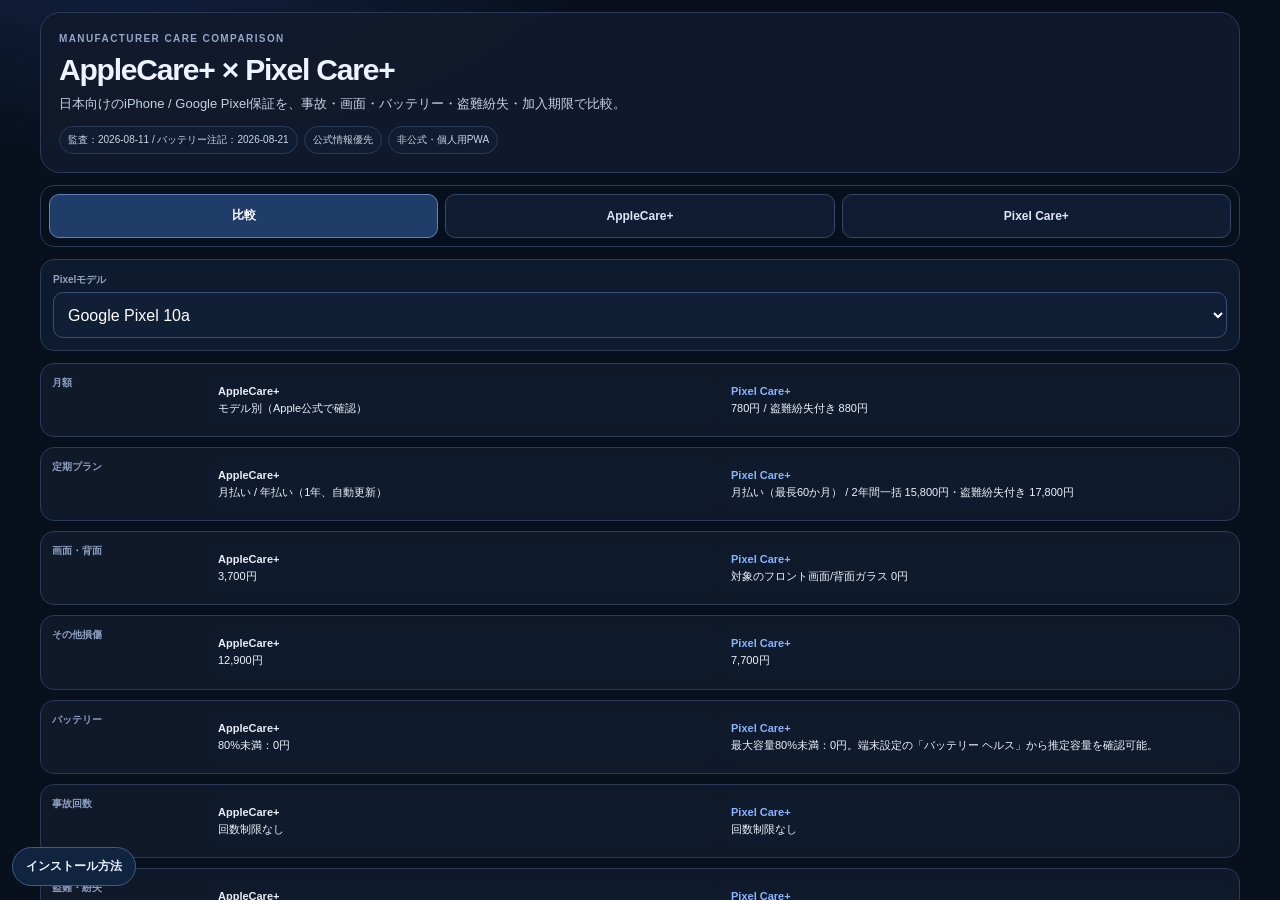
<file: applecare-pixelcare/app-v11.html>
<!doctype html>
<html lang="ja">
<head>
<meta charset="utf-8">
<meta name="viewport" content="width=device-width,initial-scale=1,viewport-fit=cover">
<title>Care比較</title>
<meta name="theme-color" content="#0b1020">
<meta name="mobile-web-app-capable" content="yes">
<meta name="apple-mobile-web-app-capable" content="yes">
<meta name="apple-mobile-web-app-status-bar-style" content="black-translucent">
<meta name="application-name" content="Care比較">
<meta name="apple-mobile-web-app-title" content="Care比較">
<link rel="manifest" href="./manifest-v11.webmanifest?v=11">
<link rel="icon" type="image/png" sizes="48x48" href="./icons/care-v11-48.png?v=11">
<link rel="shortcut icon" type="image/png" href="./icons/care-v11-48.png?v=11">
<link rel="icon" type="image/png" sizes="192x192" href="./icons/care-v11-192.png?v=11">
<link rel="apple-touch-icon" sizes="180x180" href="./icons/care-v11-180.png?v=11">
<link rel="preconnect" href="https://fonts.googleapis.com">
<link rel="preconnect" href="https://fonts.gstatic.com" crossorigin>
<link href="https://fonts.googleapis.com/css2?family=Noto+Sans+JP:wght@400;500;600;700;800;900&display=swap" rel="stylesheet">
<style>
html,body{margin:0;width:100%;height:100%;background:#08101e;overflow:hidden;font-family:"Noto Sans JP",sans-serif}
iframe{display:block;width:100%;height:100%;border:0;background:#08101e}
</style>
</head>
<body>
<iframe src="./index.html?app=v11" title="AppleCare+ × Pixel Care+ 比較"></iframe>
<script>
if('serviceWorker' in navigator){window.addEventListener('load',()=>navigator.serviceWorker.register('./sw.js',{scope:'./'}).catch(()=>{}));}
</script>
</body>
</html>
</file>
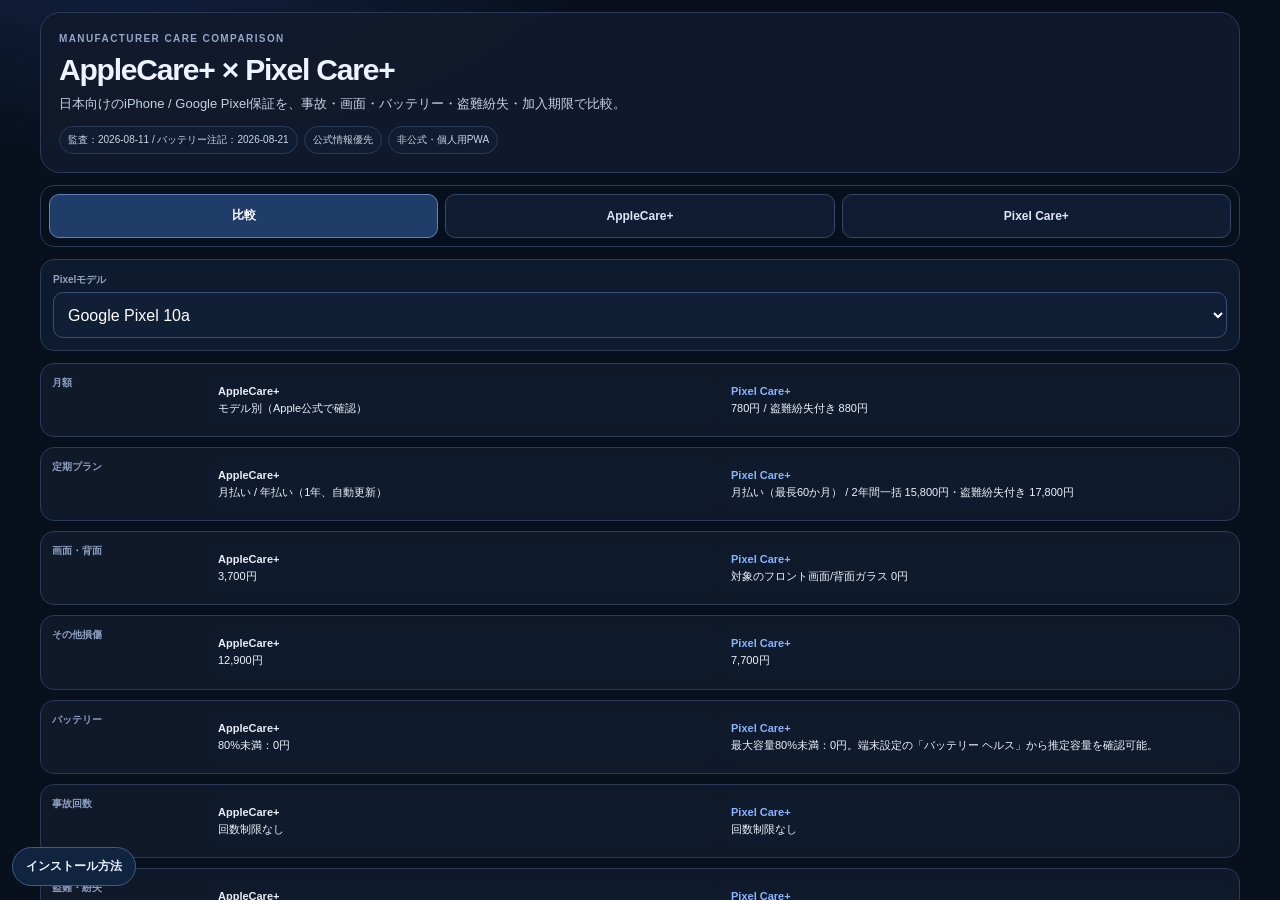
<file: applecare-pixelcare/app-v8.html>
<!doctype html>
<html lang="ja">
<head>
<meta charset="utf-8">
<meta name="viewport" content="width=device-width,initial-scale=1,viewport-fit=cover">
<title>Care比較</title>
<meta name="theme-color" content="#0b1020">
<meta name="mobile-web-app-capable" content="yes">
<meta name="apple-mobile-web-app-capable" content="yes">
<meta name="apple-mobile-web-app-status-bar-style" content="black-translucent">
<meta name="application-name" content="Care比較">
<meta name="apple-mobile-web-app-title" content="Care比較">
<link rel="manifest" href="./manifest-v8.webmanifest?v=10">
<link rel="icon" type="image/png" sizes="192x192" href="./icons/care-install-v10-192.png">
<link rel="icon" type="image/png" sizes="512x512" href="./icons/care-install-v10-512.png">
<link rel="apple-touch-icon" sizes="180x180" href="./icons/care-install-v10-180.png">
<link rel="preconnect" href="https://fonts.googleapis.com">
<link rel="preconnect" href="https://fonts.gstatic.com" crossorigin>
<link href="https://fonts.googleapis.com/css2?family=Noto+Sans+JP:wght@400;500;600;700;800;900&display=swap" rel="stylesheet">
<style>
html,body{margin:0;width:100%;height:100%;background:#08101e;overflow:hidden;font-family:"Noto Sans JP",sans-serif}
iframe{display:block;width:100%;height:100%;border:0;background:#08101e}
</style>
</head>
<body>
<iframe src="./index.html?app=v10&font=noto" title="AppleCare+ × Pixel Care+ 比較"></iframe>
<script>
if('serviceWorker' in navigator){window.addEventListener('load',()=>navigator.serviceWorker.register('./sw.js',{scope:'./'}).catch(()=>{}));}
</script>
</body>
</html>
</file>
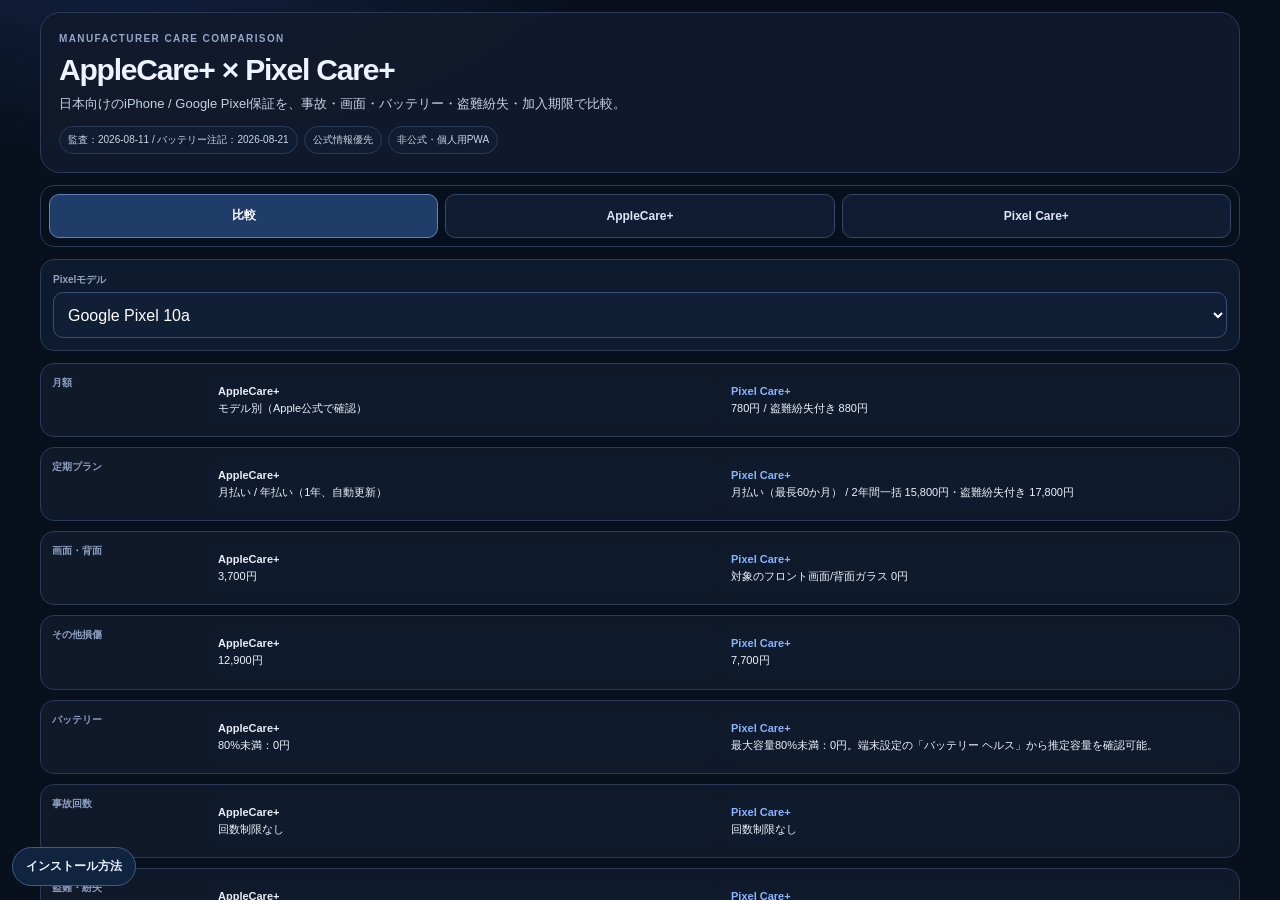
<file: applecare-pixelcare/install-v10.html>
<!doctype html>
<html lang="ja">
<head>
<meta charset="utf-8">
<meta name="viewport" content="width=device-width,initial-scale=1,viewport-fit=cover">
<title>Care比較</title>
<meta name="theme-color" content="#0b1020">
<meta name="mobile-web-app-capable" content="yes">
<meta name="apple-mobile-web-app-capable" content="yes">
<meta name="application-name" content="Care比較">
<meta name="apple-mobile-web-app-title" content="Care比較">
<link rel="manifest" href="./manifest-v8.webmanifest?v=10">
<link rel="icon" type="image/png" sizes="192x192" href="./icons/care-install-v10-192.png">
<link rel="icon" type="image/png" sizes="512x512" href="./icons/care-install-v10-512.png">
<link rel="apple-touch-icon" sizes="180x180" href="./icons/care-install-v10-180.png">
<link rel="preconnect" href="https://fonts.googleapis.com">
<link rel="preconnect" href="https://fonts.gstatic.com" crossorigin>
<link href="https://fonts.googleapis.com/css2?family=Noto+Sans+JP:wght@400;500;600;700;800;900&display=swap" rel="stylesheet">
<style>
*{box-sizing:border-box}html,body{margin:0;width:100%;height:100%;background:#08101e;font-family:"Noto Sans JP",sans-serif;overflow:hidden}iframe{display:block;width:100%;height:100%;border:0}.install{position:fixed;right:14px;bottom:max(14px,calc(env(safe-area-inset-bottom) + 10px));z-index:50;border:1px solid #5a82bf;border-radius:999px;background:#183f70;color:#fff;min-height:48px;padding:0 18px;font:800 14px "Noto Sans JP",sans-serif;box-shadow:0 10px 28px rgba(0,0,0,.4);display:none}
</style>
</head>
<body>
<iframe src="./index.html?install=v10" title="AppleCare+ × Pixel Care+ 比較"></iframe>
<button id="installBtn" class="install" type="button">アプリをインストール</button>
<script>
if('serviceWorker' in navigator){window.addEventListener('load',()=>navigator.serviceWorker.register('./sw.js',{scope:'./'}).catch(()=>{}));}
let deferredPrompt=null;const btn=document.getElementById('installBtn');
window.addEventListener('beforeinstallprompt',e=>{e.preventDefault();deferredPrompt=e;btn.style.display='block';});
btn.addEventListener('click',async()=>{if(!deferredPrompt)return;deferredPrompt.prompt();await deferredPrompt.userChoice;deferredPrompt=null;btn.style.display='none';});
window.addEventListener('appinstalled',()=>{btn.style.display='none';});
</script>
</body>
</html>
</file>
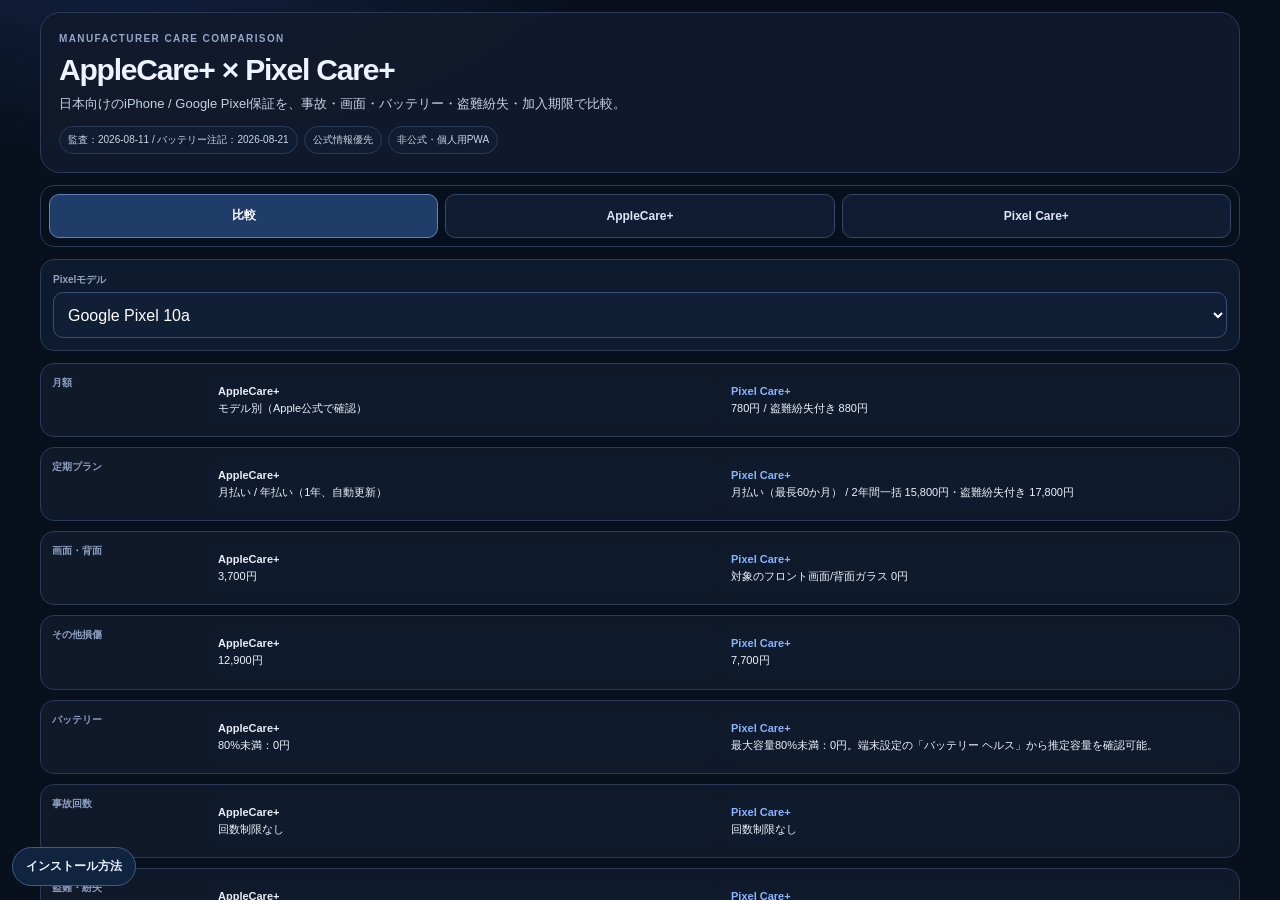
<file: applecare-pixelcare/install-v11.html>
<!doctype html><html lang="ja"><head><meta charset="utf-8"><meta name="viewport" content="width=device-width,initial-scale=1,viewport-fit=cover"><meta http-equiv="refresh" content="0;url=./app-v11.html"><title>Care比較</title><link rel="icon" type="image/png" sizes="48x48" href="./icons/care-v11-48.png?v=11"><link rel="shortcut icon" type="image/png" href="./icons/care-v11-48.png?v=11"><link rel="icon" type="image/png" sizes="192x192" href="./icons/care-v11-192.png?v=11"></head><body></body></html>
</file>
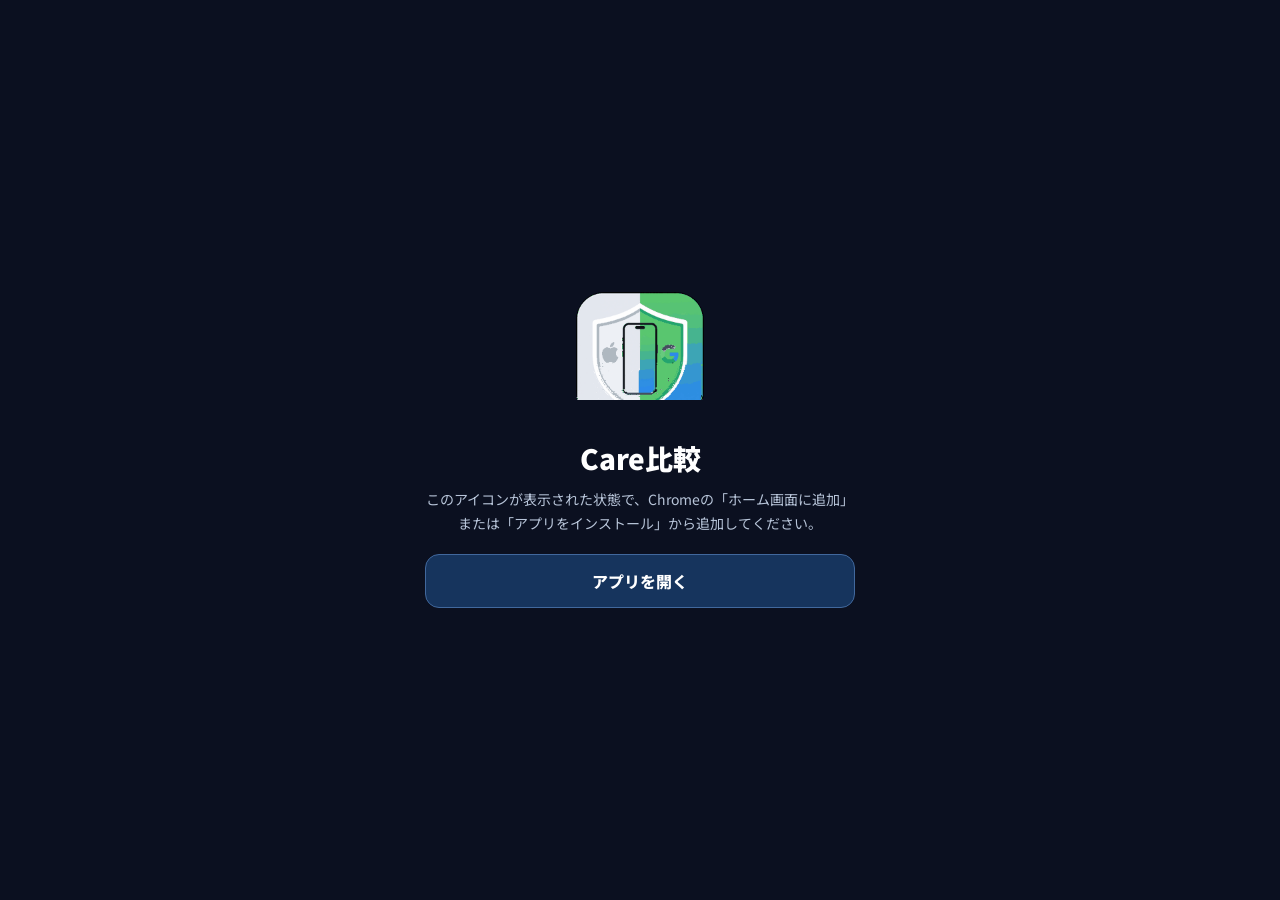
<file: applecare-pixelcare/launcher.html>
<!doctype html>
<html lang="ja">
<head>
<meta charset="utf-8">
<meta name="viewport" content="width=device-width,initial-scale=1,viewport-fit=cover">
<title>Care比較</title>
<meta name="theme-color" content="#0b1020">
<meta name="mobile-web-app-capable" content="yes">
<meta name="apple-mobile-web-app-capable" content="yes">
<meta name="application-name" content="Care比較">
<link rel="manifest" href="./manifest-v8.webmanifest?v=10">
<link rel="icon" type="image/png" sizes="192x192" href="./icons/care-install-v10-192.png">
<link rel="icon" type="image/png" sizes="512x512" href="./icons/care-install-v10-512.png">
<link rel="apple-touch-icon" sizes="180x180" href="./icons/care-install-v10-180.png">
<link rel="preconnect" href="https://fonts.googleapis.com">
<link rel="preconnect" href="https://fonts.gstatic.com" crossorigin>
<link href="https://fonts.googleapis.com/css2?family=Noto+Sans+JP:wght@400;500;600;700;800;900&display=swap" rel="stylesheet">
<style>html,body{margin:0;min-height:100%;background:#0b1020;color:#fff;font-family:"Noto Sans JP",sans-serif}button,input,select,textarea{font-family:"Noto Sans JP",sans-serif}main{min-height:100vh;display:grid;place-items:center;padding:24px;box-sizing:border-box}.box{width:min(100%,430px);text-align:center}.icon{width:128px;height:128px;border-radius:28px;display:block;margin:0 auto 18px}.title{font-size:28px;font-weight:900;margin:0 0 10px}.text{color:#b8c5d9;line-height:1.7;font-size:14px;margin:0 0 18px}.btn{display:block;width:100%;box-sizing:border-box;border:1px solid #41689d;border-radius:14px;background:#16345d;color:#fff;text-decoration:none;padding:14px;font-weight:800}</style>
</head>
<body>
<main><div class="box"><img class="icon" src="./icons/care-install-v10-192.png" alt="Care比較アイコン"><h1 class="title">Care比較</h1><p class="text">このアイコンが表示された状態で、Chromeの「ホーム画面に追加」または「アプリをインストール」から追加してください。</p><a class="btn" href="./index.html?app=v10&font=noto">アプリを開く</a></div></main>
</body>
</html>
</file>
